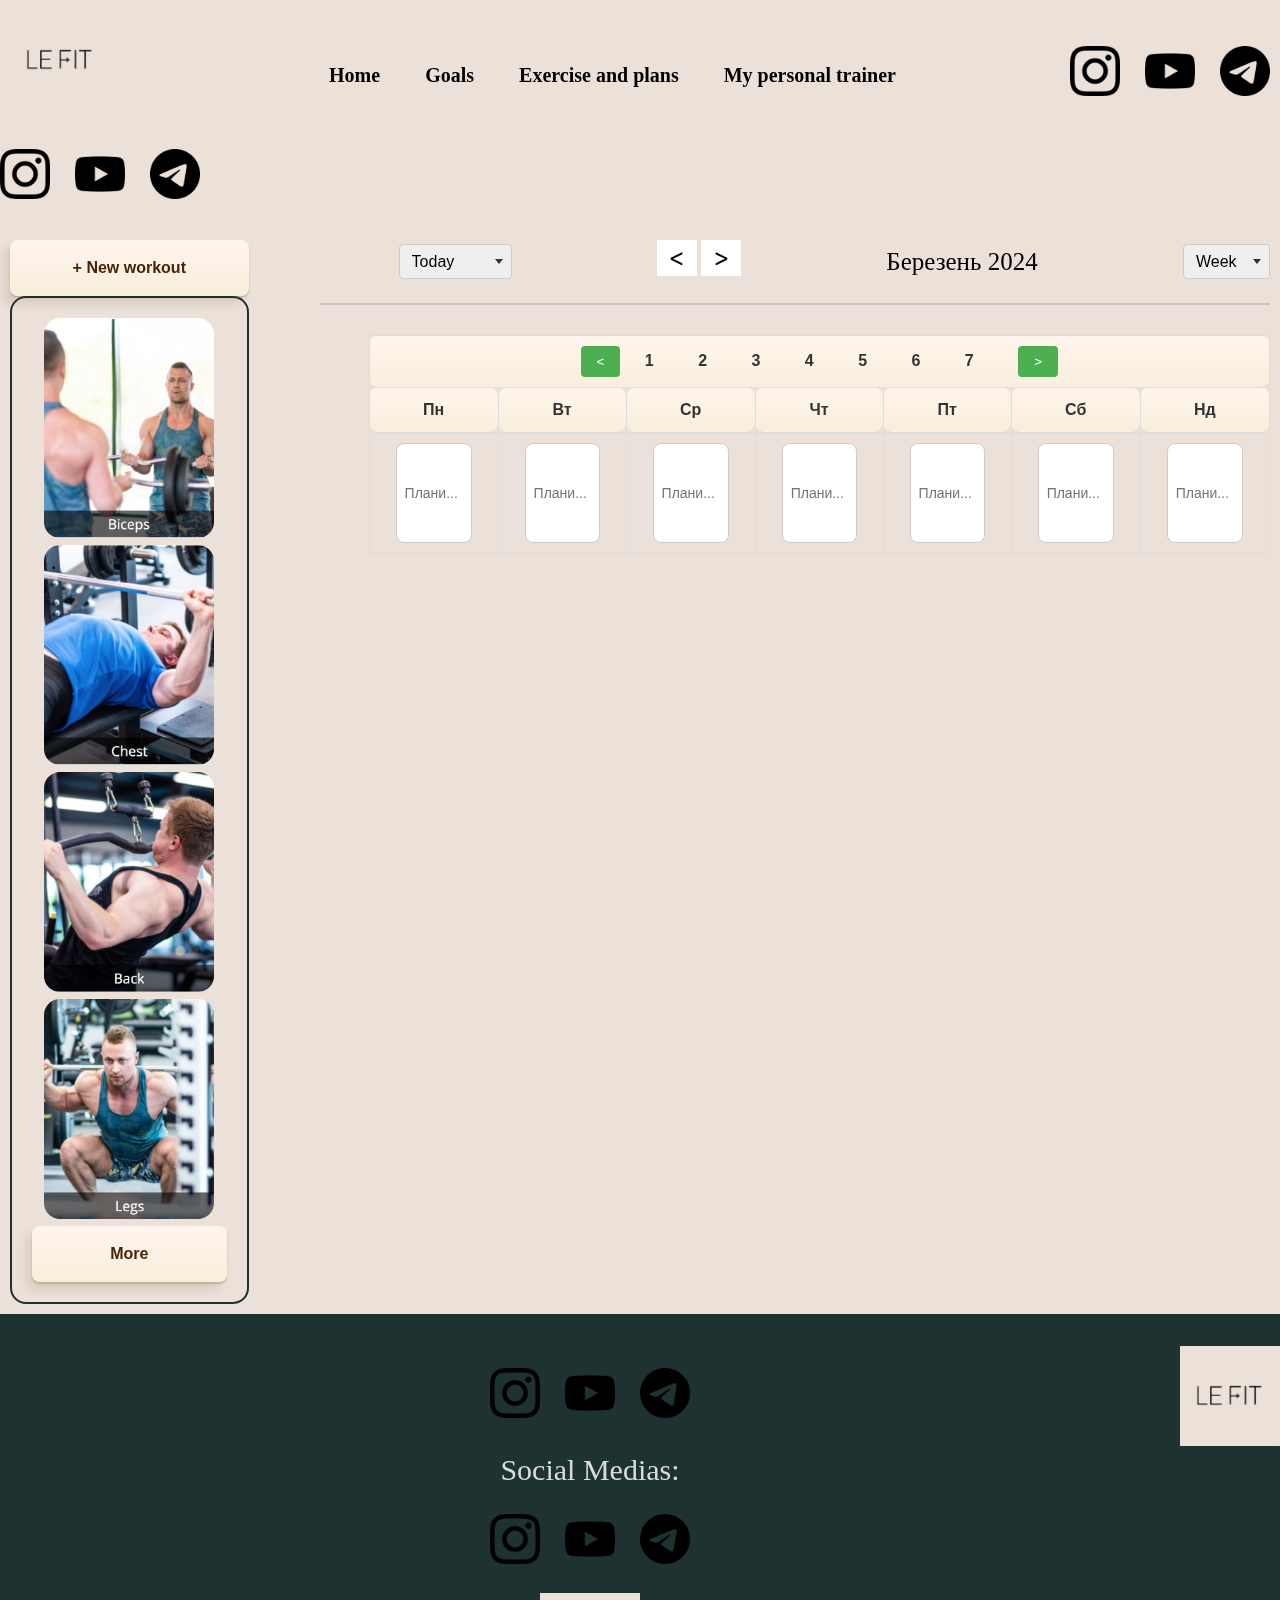
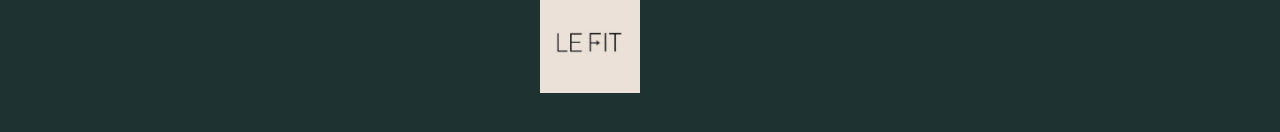
<file: pages/index.html>
<!DOCTYPE html>
<html lang="en">
  <head>
    <meta charset="UTF-8" />
    <meta name="viewport" content="width=device-width, initial-scale=1.0" />
    <title>Le Fit</title>
    <link rel="stylesheet" href="../css/index.css" />
    <link rel="stylesheet" href="../css/global.css" />
  </head>
  <body>
    <header class="header">
      <div class="header__container container">
        <a href="index.html"
          ><img src="images/logo.jpg" alt="Логотип" class="logo"
        /></a>

        <div class="menu">
          <ul class="menu__list">
            <li><a class="menu__link" href="index.html">Home</a></li>
            <li><a class="menu__link" href="goals.html">Goals</a></li>
            <li>
              <a class="menu__link" href="exercise-plans.html"
                >Exercise and plans</a
              >
            </li>
            <li>
              <a class="menu__link" href="my-personal-trainer.html"
                >My personal trainer</a
              >
            </li>
          </ul>
        </div>

        <div class="socialsMenu">
          <ul class="socialsMenu__list">
            <li>
              <a href="#"
                ><img
                  src="images/instagram.png"
                  alt="instagram"
                  class="socialsPhoto"
              /></a>
            </li>
            <li>
              <a href="#"
                ><img
                  src="images/you-tube.png"
                  alt="you-tube"
                  class="socialsPhoto"
              /></a>
            </li>
            <li>
              <a href="#"
                ><img
                  src="images/telegram.png"
                  alt="telegram"
                  class="socialsPhoto"
              /></a>
            </li>
          </ul>
        </div>
      </div>
      <div class="socialsMenu">
        <ul class="socialsMenu__list">
          <li><a href="#"><img src="images/instagram.png" alt="instagram" class="socialsPhoto"></a></li>
          <li><a href="#"><img src="images/you-tube.png" alt="you-tube" class="socialsPhoto"></a></li>
          <li><a href="#"><img src="images/telegram.png" alt="telegram" class="socialsPhoto"></a></li>
        </ul>
      </div>
      <br />

      <section>
        <div class="container_index container">
          <div class="container__workout">
            <button class="butn" role="button">+ New workout</button>
            <div class="workouts">
              <div class="photo-block">
                <div>
                  <a href=""><img src="images/biceps.jpg" alt="Photo 1" /></a>
                  <a href=""><img src="images/chest.jpg" alt="Photo 2" /></a>
                </div>
                <div>
                  <a href=""><img src="images/back.jpg" alt="Photo 3" /></a>
                  <a href=""><img src="images/legs.jpg" alt="Photo 4" /></a>
                </div>
              </div>
              <button class="butn butn1">More</button>
            </div>
          </div>

          <div class="workout-calendar-container">
            <div class="workout-controls">
              <form class="custom-form">
                <select class="custom-select">
                  <option value="today">Today</option>
                  <option value="tomorrow">Tomorrow</option>
                  <option value="yesterday">Yesterday</option>
                </select>
              </form>

              <div>
                <button class="arrows-button">
                  <img
                    src="images/right-arrow.jpg"
                    alt="Стрілка вліво"
                    class="mirrored-image arrows-image"
                  />
                </button>
                <button class="arrows-button">
                  <img
                    src="images/right-arrow.jpg"
                    alt="Стрілка вправо"
                    class="arrows-image"
                  />
                </button>
              </div>

              <p class="text">Березень 2024</p>

              <form class="custom-form">
                <select class="custom-select">
                  <option value="week">Week</option>
                  <option value="month">Month</option>
                  <option value="year">Year</option>
                </select>
              </form>
            </div>
            <div class="line__workout-controls"></div>
            <div class="calendar-container">
              <div class="calendar">
                <table>
                  <thead>
                    <tr>
                      <th colspan="7">
                        <button class="nav-button">&lt;</button>

                        1 2 3 4 5 6 7
                        <button class="nav-button">&gt;</button>
                      </th>
                    </tr>
                    <tr>
                      <th>Пн</th>

                      <th>Вт</th>
                      <th>Ср</th>
                      <th>Чт</th>
                      <th>Пт</th>
                      <th>Сб</th>
                      <th>Нд</th>
                    </tr>
                  </thead>
                  <tbody>
                    <tr>
                      <td><input type="text" placeholder="Плани..." /></td>
                      <td><input type="text" placeholder="Плани..." /></td>
                      <td><input type="text" placeholder="Плани..." /></td>
                      <td><input type="text" placeholder="Плани..." /></td>
                      <td><input type="text" placeholder="Плани..." /></td>
                      <td><input type="text" placeholder="Плани..." /></td>
                      <td><input type="text" placeholder="Плани..." /></td>
                    </tr>
                  </tbody>
                </table>
              </div>
            </div>
          </div>
        </div>
      </section>
    </main>

    <footer class="footer">
      <div class="footer__container">
        <div>
          <ul class="socialsMenu__list__footer">
            <li><a href="#"><img src="images/instagram.png" alt="instagram" class="socialsPhoto"></a></li>
            <li><a href="#"><img src="images/you-tube.png" alt="you-tube" class="socialsPhoto"></a></li>
            <li><a href="#"><img src="images/telegram.png" alt="telegram" class="socialsPhoto"></a></li>
          </ul>
        </div>
        <div>
          <p class="socialsMedias">Social Medias:</p>
          <div>
            <ul class="socialsMenu__list__footer">
              <li>
                <a href="#"
                  ><img
                    src="images/instagram.png"
                    alt="instagram"
                    class="socialsPhoto"
                /></a>
              </li>
              <li>
                <a href="#"
                  ><img
                    src="images/you-tube.png"
                    alt="you-tube"
                    class="socialsPhoto"
                /></a>
              </li>
              <li>
                <a href="#"
                  ><img
                    src="images/telegram.png"
                    alt="telegram"
                    class="socialsPhoto"
                /></a>
              </li>
            </ul>
          </div>
        </div>
        <a href="index.html"
          ><img src="images/logo.jpg" alt="Логотип" class="logo"
        /></a>
      </div>
      <a href="#"><img src="images/logo.jpg" alt="Логотип" class="logo"></a>
    </div>
  </footer>
</body>
</html>
</file>
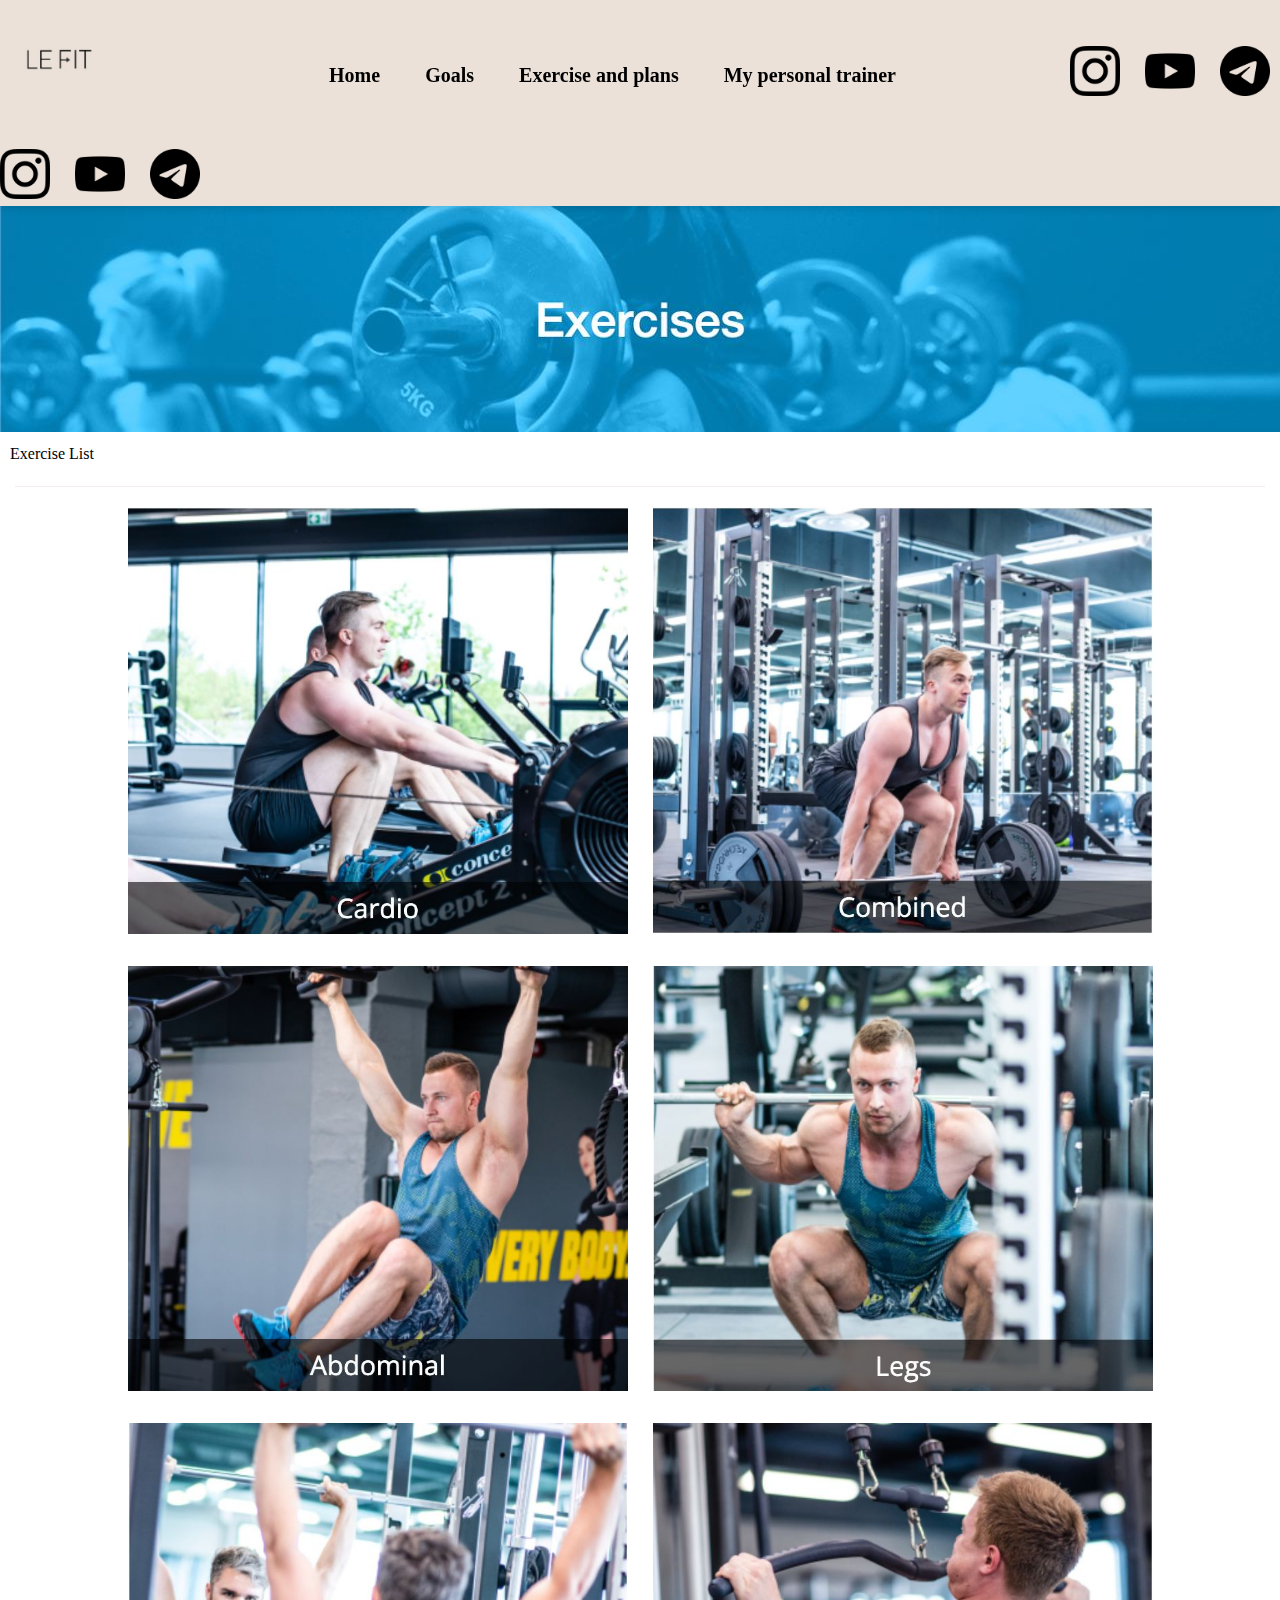
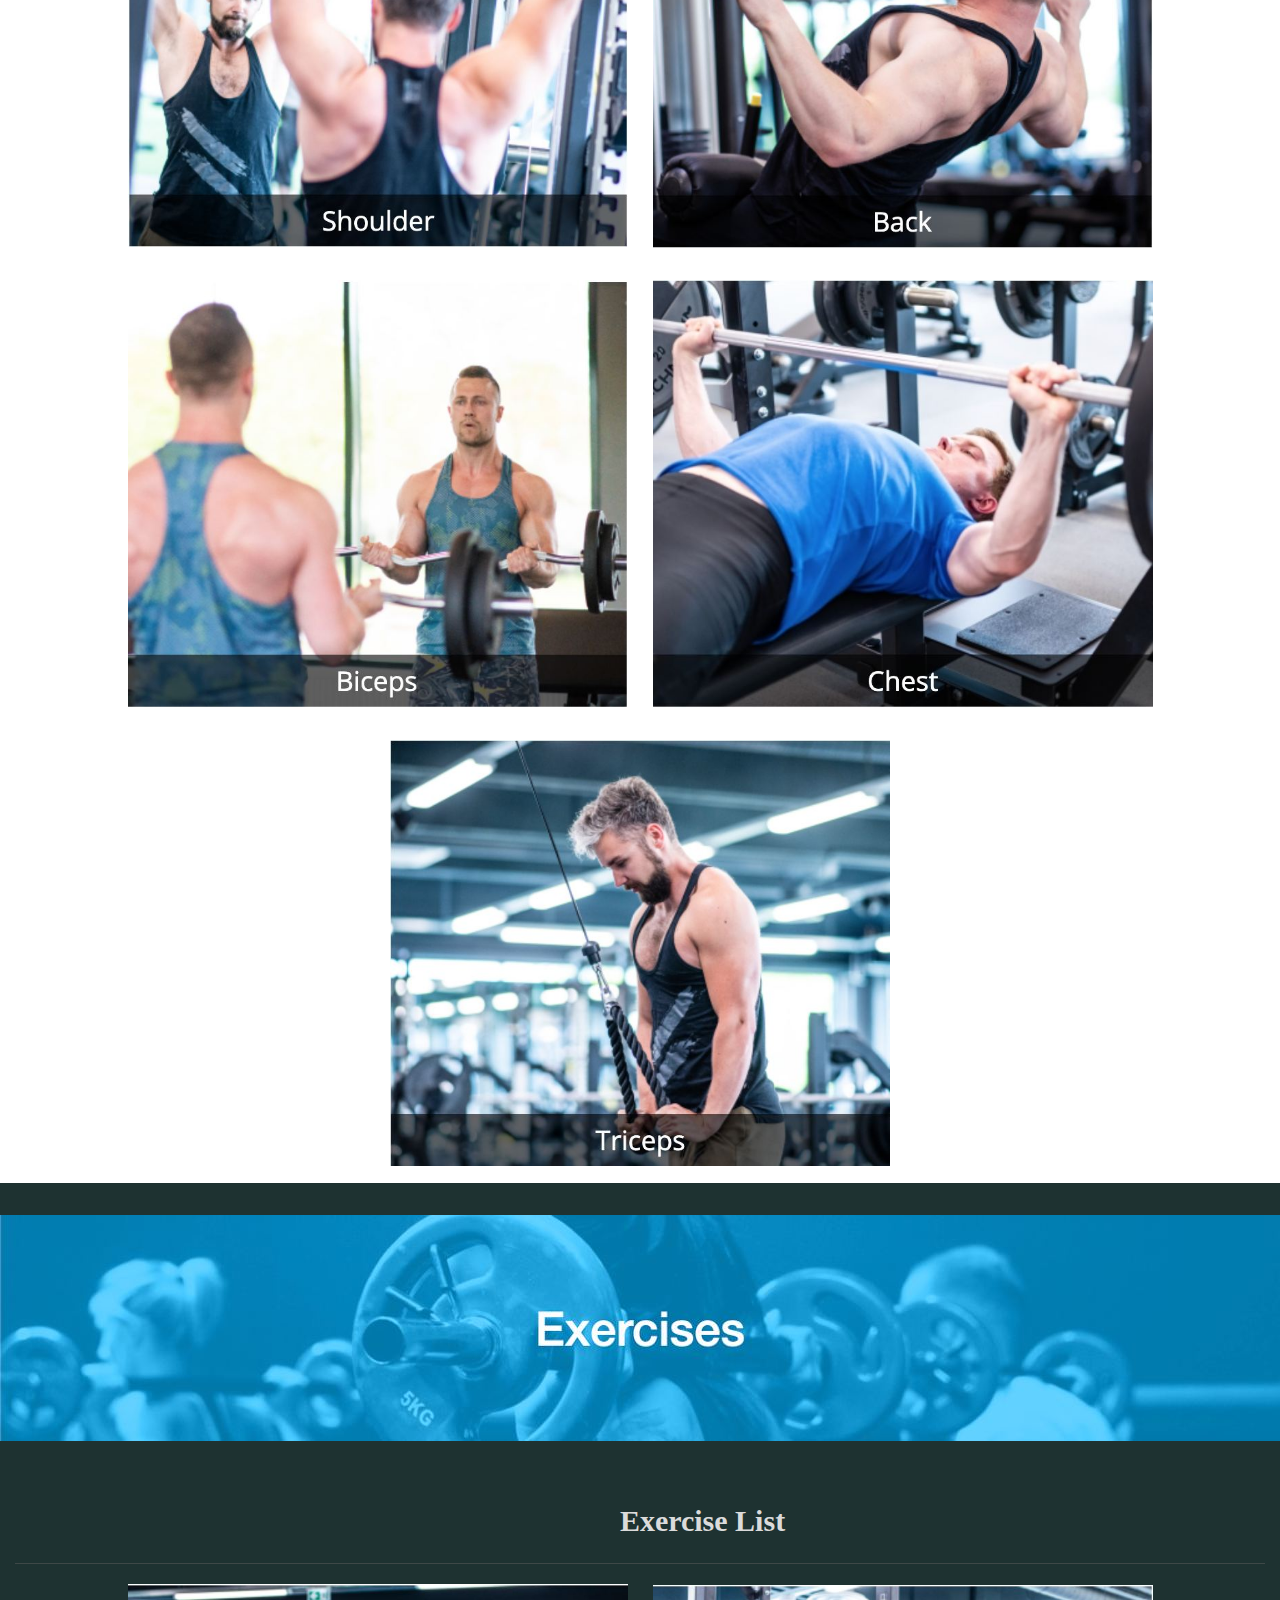
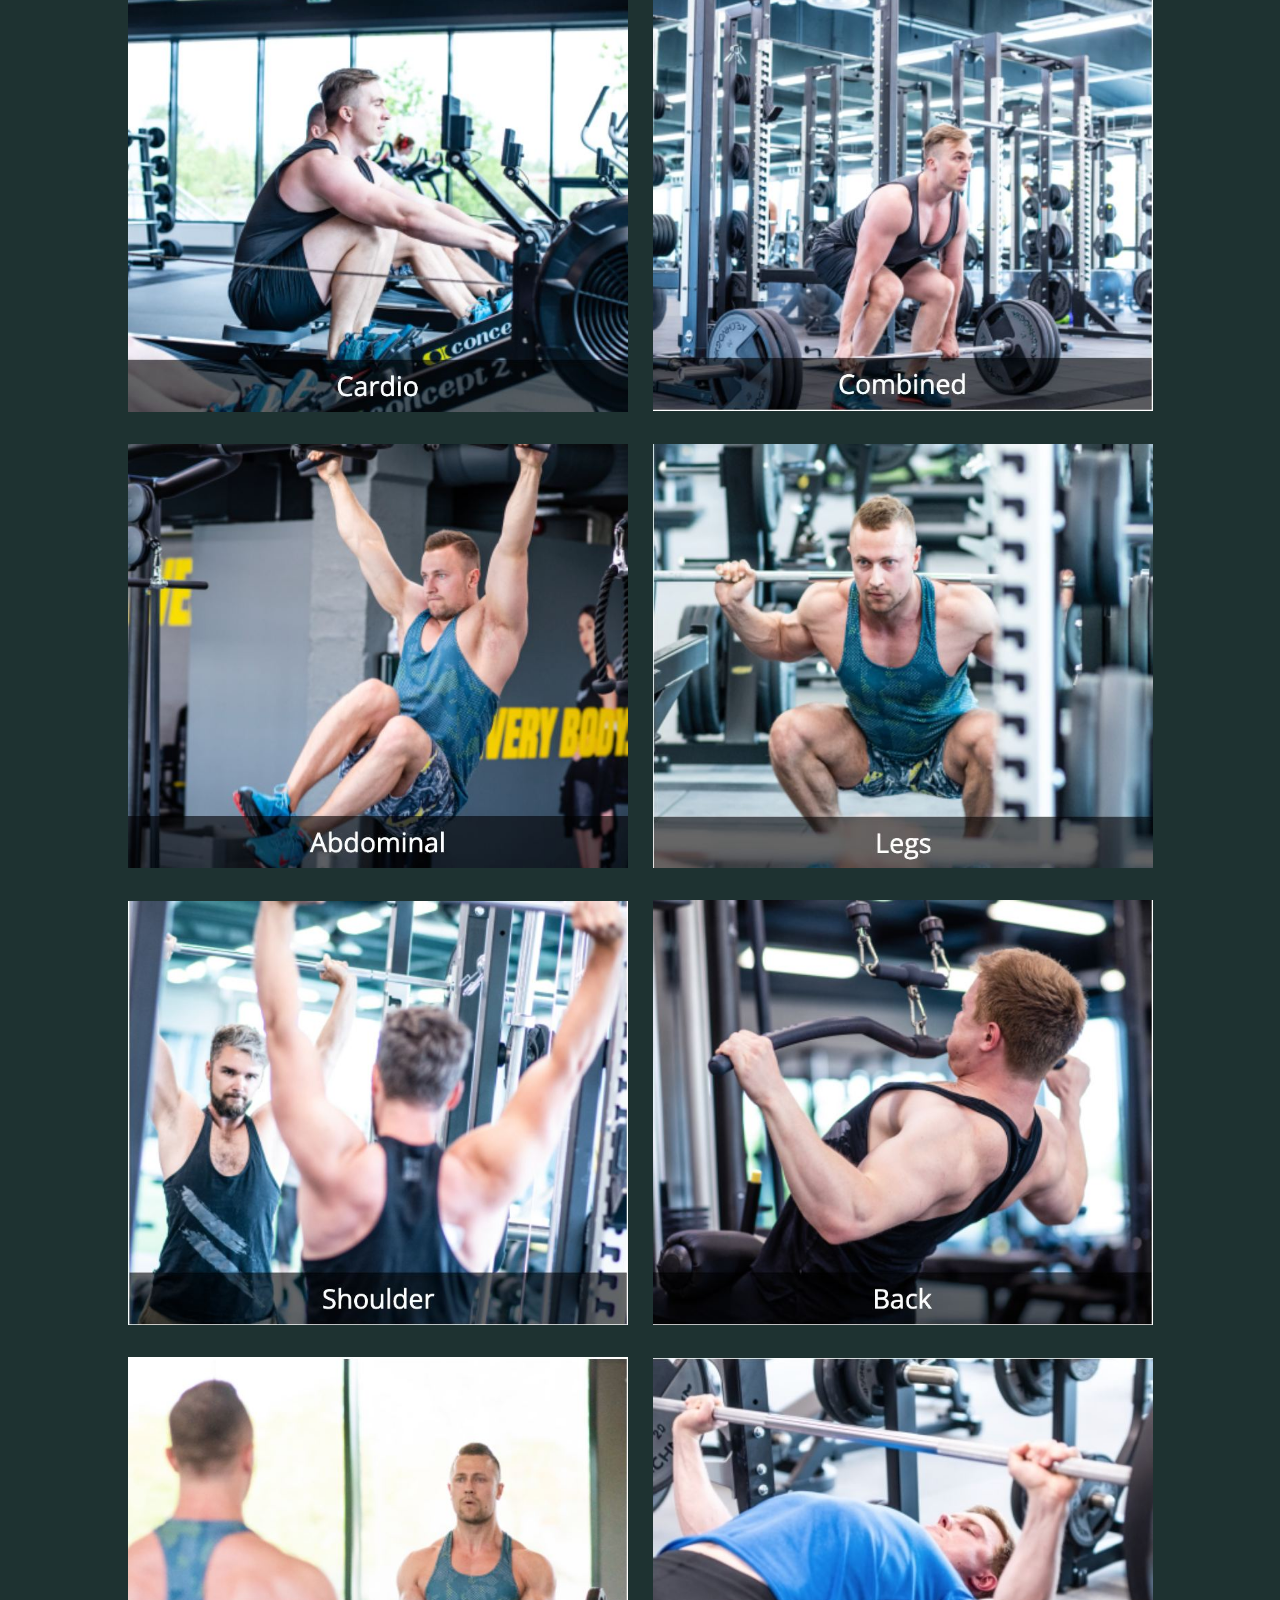
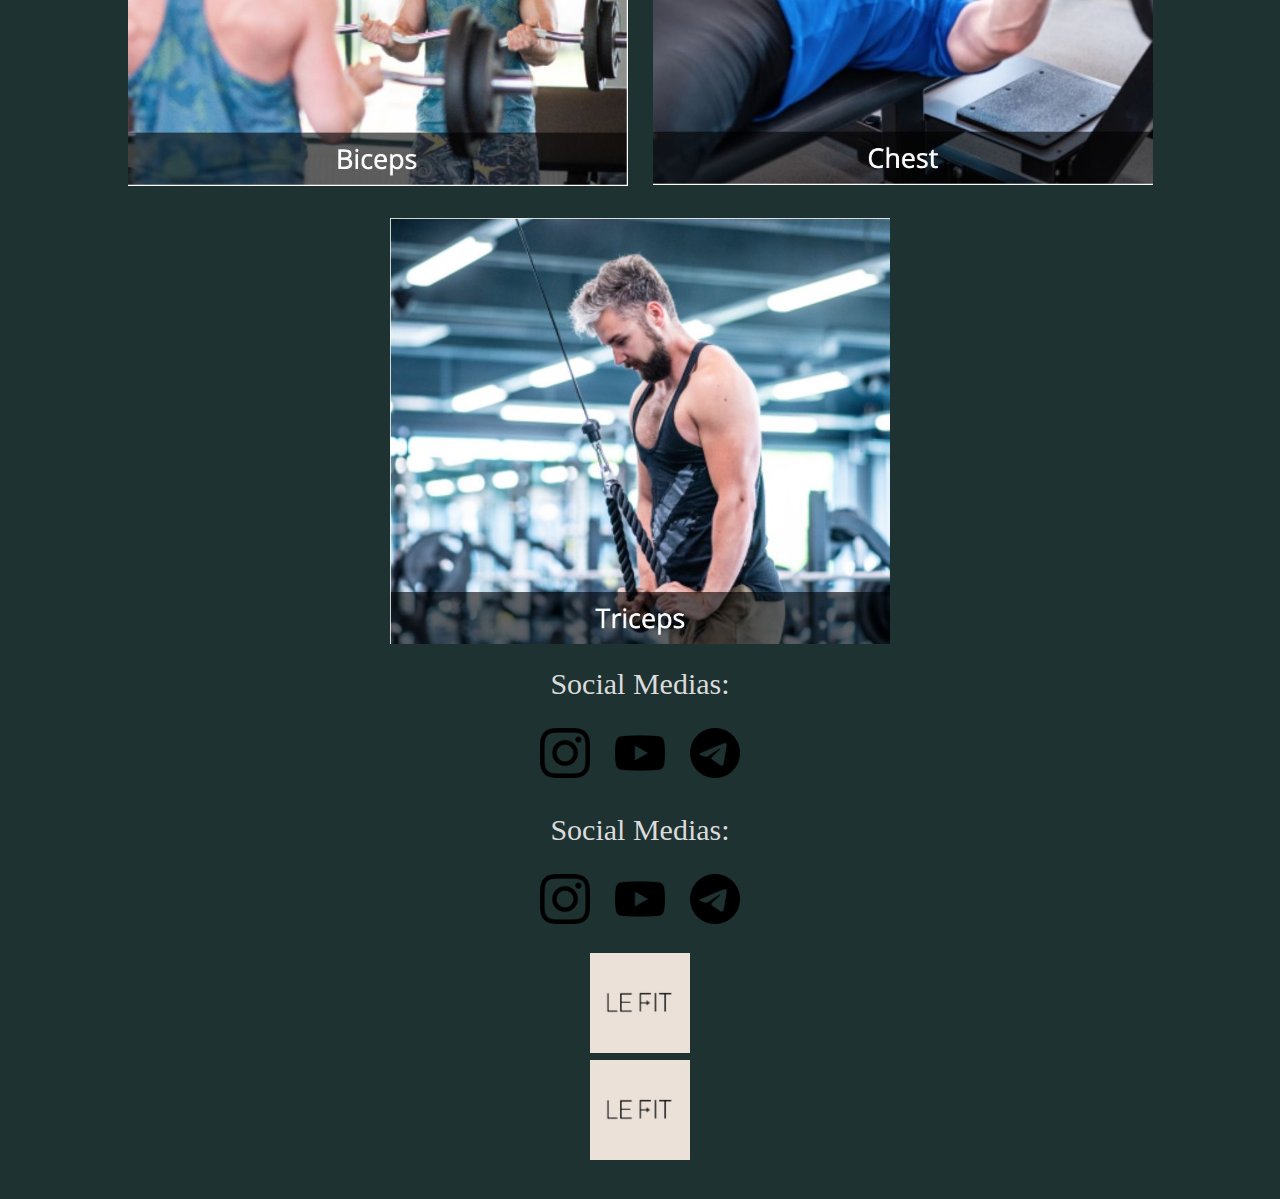
<file: pages/exercise-plans.html>
<!DOCTYPE html>
<html lang="en">
  <head>
    <meta charset="UTF-8" />
    <meta name="viewport" content="width=device-width, initial-scale=1.0" />
    <title>Exercise and plans</title>
    <link rel="stylesheet" href="../css/global.css" />
    <link rel="stylesheet" href="../css/exercise-plans.css" />
  </head>
  <body>
    <header class="header">
      <div class="header__container container">
        <a href="index.html"
          ><img src="images/logo.jpg" alt="Логотип" class="logo"
        /></a>

        <div class="menu">
          <ul class="menu__list">
            <li><a class="menu__link" href="index.html">Home</a></li>
            <li><a class="menu__link" href="goals.html">Goals</a></li>
            <li>
              <a class="menu__link" href="exercise-plans.html"
                >Exercise and plans</a
              >
            </li>
            <li>
              <a class="menu__link" href="my-personal-trainer.html"
                >My personal trainer</a
              >
            </li>
          </ul>
        </div>

        <div class="socialsMenu">
          <ul class="socialsMenu__list">
            <li>
              <a href="#"
                ><img
                  src="images/instagram.png"
                  alt="instagram"
                  class="socialsPhoto"
              /></a>
            </li>
            <li>
              <a href="#"
                ><img
                  src="images/you-tube.png"
                  alt="you-tube"
                  class="socialsPhoto"
              /></a>
            </li>
            <li>
              <a href="#"
                ><img
                  src="images/telegram.png"
                  alt="telegram"
                  class="socialsPhoto"
              /></a>
            </li>
          </ul>
        </div>
      </div>
      <div class="socialsMenu">
        <ul class="socialsMenu__list">
          <li><a href="#"><img src="images/instagram.png" alt="instagram" class="socialsPhoto"></a></li>
          <li><a href="#"><img src="images/you-tube.png" alt="you-tube" class="socialsPhoto"></a></li>
          <li><a href="#"><img src="images/telegram.png" alt="telegram" class="socialsPhoto"></a></li>
        </ul>
      </div>
    </div>
  </header>
  <main>
    <div class="main-container">
      <img class="exercise-image" src="images/exercises.jpg" alt="exercises">
    </div>
    <div class="container">
      <h2 class="title">Exercise List</h2>
      <div class="exercise-line"></div>
      <div class="exercise-container">
        <a href="#"><img src="images/cardio.jpg" alt="cardio"></a>
        <a href="#"><img src="images/combined.jpg" alt="combined"></a>
        <a href="#"><img src="images/abdominal.jpg" alt="abdominal"></a>
        <a href="#"><img src="images/legs.jpg" alt="legs"></a>
        <a href="#"><img src="images/shoulder.jpg" alt="shoulder"></a>
        <a href="#"><img src="images/back.jpg" alt="back"></a>
        <a href="#"><img src="images/biceps.jpg" alt="biceps"></a>
        <a href="#"><img src="images/chest.jpg" alt="chest"></a>
        <a href="#"><img src="images/triceps.jpg" alt="triceps"></a>
      </div>
    </div>
  </main>
  <footer class="footer">
    <div class="footer__container">
      <div>
        <div class="main-container">
          <img
            class="exercise-image"
            src="images/exercises.jpg"
            alt="exercises"
          />
        </div>
        <div class="container">
          <h2 class="title-exercise">Exercise List</h2>
          <div class="exercise-line"></div>
          <div class="exercise-container">
            <a href="#"><img src="images/cardio.jpg" alt="cardio" /></a>

            <a href="#"><img src="images/combined.jpg" alt="combined" /></a>

            <a href="#"><img src="images/abdominal.jpg" alt="abdominal" /></a>

            <a href="#"><img src="images/legs.jpg" alt="legs" /></a>

            <a href="#"><img src="images/shoulder.jpg" alt="shoulder" /></a>

            <a href="#"><img src="images/back.jpg" alt="back" /></a>

            <a href="#"><img src="images/biceps.jpg" alt="biceps" /></a>

            <a href="#"><img src="images/chest.jpg" alt="chest" /></a>

            <a href="#"><img src="images/triceps.jpg" alt="triceps" /></a>
          </div>
        </div>
      </div>
      <div>
        <p class="socialsMedias">Social Medias:</p>
        <div>
          <ul class="socialsMenu__list__footer">
            <li><a href="#"><img src="images/instagram.png" alt="instagram" class="socialsPhoto"></a></li>
            <li><a href="#"><img src="images/you-tube.png" alt="you-tube" class="socialsPhoto"></a></li>
            <li><a href="#"><img src="images/telegram.png" alt="telegram" class="socialsPhoto"></a></li>
          </ul>
        </div>
        <div>
          <p class="socialsMedias">Social Medias:</p>
          <div>
            <ul class="socialsMenu__list__footer">
              <li>
                <a href="#"
                  ><img
                    src="images/instagram.png"
                    alt="instagram"
                    class="socialsPhoto"
                /></a>
              </li>
              <li>
                <a href="#"
                  ><img
                    src="images/you-tube.png"
                    alt="you-tube"
                    class="socialsPhoto"
                /></a>
              </li>
              <li>
                <a href="#"
                  ><img
                    src="images/telegram.png"
                    alt="telegram"
                    class="socialsPhoto"
                /></a>
              </li>
            </ul>
          </div>
        </div>
        <a href="index.html"
          ><img src="images/logo.jpg" alt="Логотип" class="logo"
        /></a>
      </div>
      <a href="#"><img src="images/logo.jpg" alt="Логотип" class="logo"></a>
    </div>
  </footer>
</body>
</html>
</file>
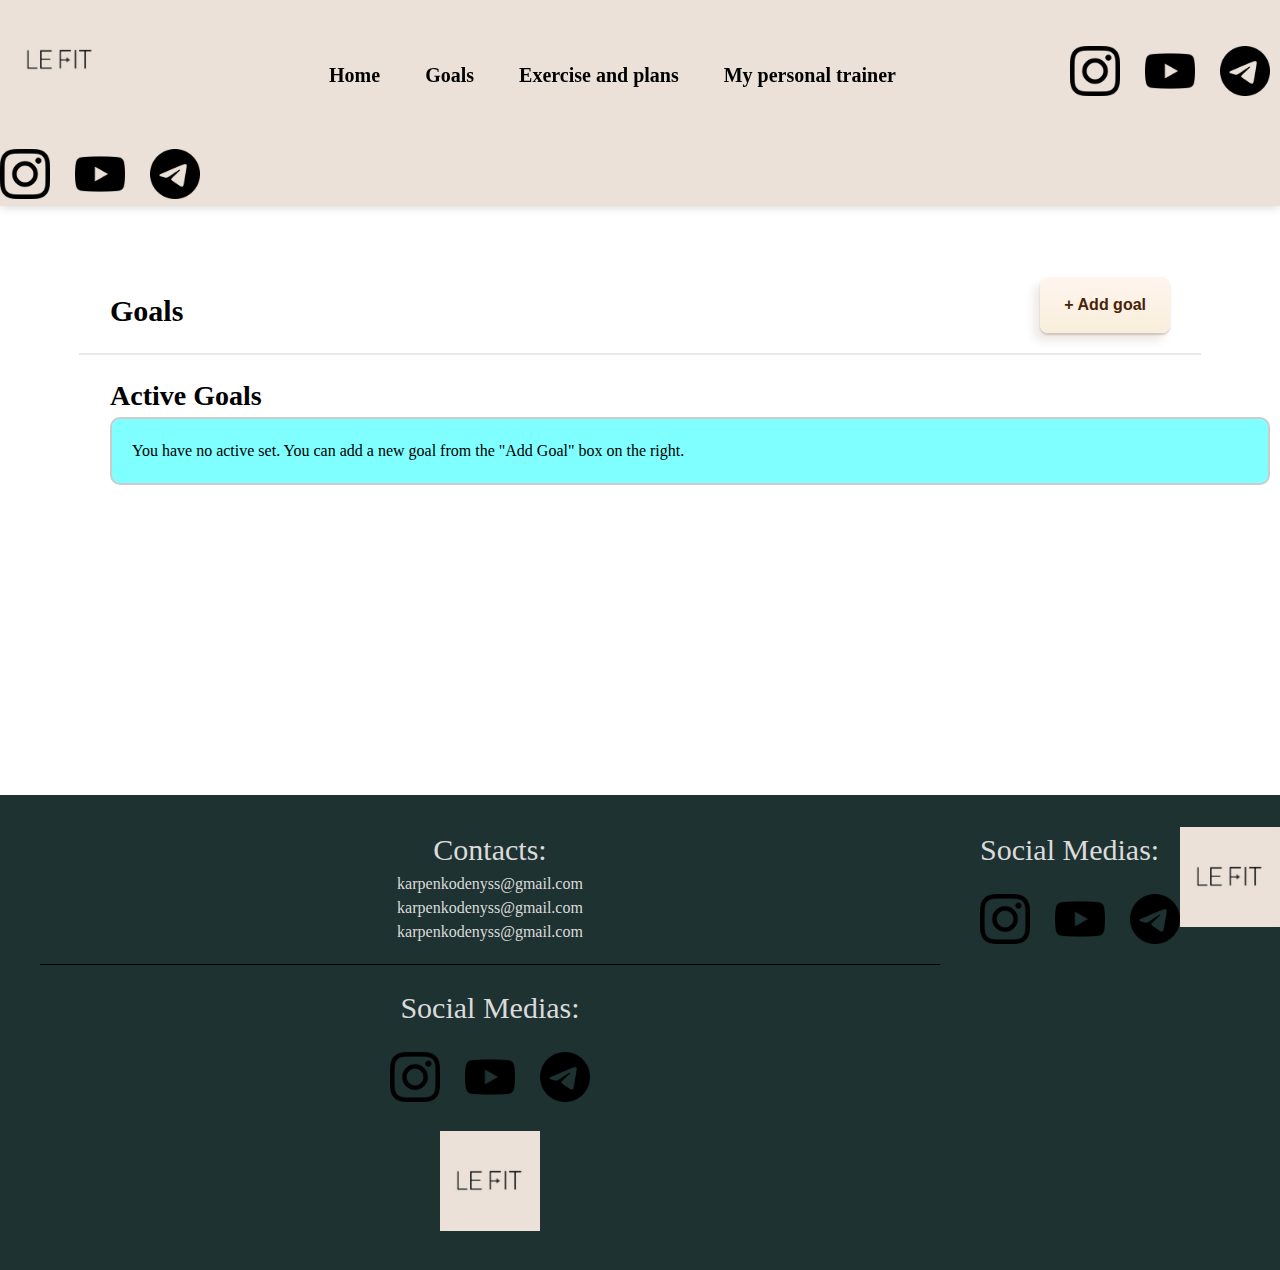
<file: pages/goals.html>
<!DOCTYPE html>
<html lang="en">
  <head>
    <meta charset="UTF-8" />
    <meta name="viewport" content="width=device-width, initial-scale=1.0" />
    <title>Goals</title>
    <link rel="stylesheet" href="../css/global.css" />
    <link rel="stylesheet" href="../css/goals.css" />
  </head>
  <body>
    <header class="header">
      <div class="header__container container">
        <a href="index.html"
          ><img src="images/logo.jpg" alt="Логотип" class="logo"
        /></a>

        <div class="menu">
          <ul class="menu__list">
            <li><a class="menu__link" href="index.html">Home</a></li>
            <li><a class="menu__link" href="goals.html">Goals</a></li>
            <li>
              <a class="menu__link" href="exercise-plans.html"
                >Exercise and plans</a
              >
            </li>
            <li>
              <a class="menu__link" href="my-personal-trainer.html"
                >My personal trainer</a
              >
            </li>
          </ul>
        </div>

        <div class="socialsMenu">
          <ul class="socialsMenu__list">
            <li>
              <a href="#"
                ><img
                  src="images/instagram.png"
                  alt="instagram"
                  class="socialsPhoto"
              /></a>
            </li>
            <li>
              <a href="#"
                ><img
                  src="images/you-tube.png"
                  alt="you-tube"
                  class="socialsPhoto"
              /></a>
            </li>
            <li>
              <a href="#"
                ><img
                  src="images/telegram.png"
                  alt="telegram"
                  class="socialsPhoto"
              /></a>
            </li>
          </ul>
        </div>
      </div>

      <div class="socialsMenu">
        <ul class="socialsMenu__list">
          <li>
            <a href="#">
              <img src="images/instagram.png" alt="instagram" class="socialsPhoto">
            </a>
          </li>
          <li>
            <a href="#">
              <img src="images/you-tube.png" alt="you-tube" class="socialsPhoto">
            </a>
          </li>
          <li>
            <a href="#">
              <img src="images/telegram.png" alt="telegram" class="socialsPhoto">
            </a>
          </li>
        </ul>
      </div>
    </div>
  </header>

  <main>
    <div class="container">
      <div class="title-goals-container">
        <h2 class="title">Goals</h2>
        <button class="butn">+ Add goal</button>
      </div>
      <div class="line-fot-goals"></div>

      <!--<div>
        
        <h3>Add Goal</h3>
        <form>
          <label for="exerciseName">Exercise Name:</label>
          <input
            type="text"
            id="exerciseName"
            name="Exercise name"
            placeholder="Enter exercise name"
          />
          <label for="weight">Weight:</label>
          <input
            type="number"
            id="weight"
            name="Weight"
            placeholder="Enter weight"
          />
          <label for="date">Date:</label>
          <input type="date" id="date" name="Date" placeholder="Enter Date" />
          <button type="submit">Submit</button>
          <button type="button">Close</button>
        </form>
      </div> !-->

      <div class="goals-container">
        <h2 class="text-decoration">Active Goals</h2>
        <div class="active-goals-status">
          <p>
            You have no active set. You can add a new goal from the "Add Goal"
            box on the right.
          </p>
        </div>
      </div>
    </div>
  </main>

    <footer class="footer">
      <div class="footer__container">
        <div>
          <h2 class="contact">Contacts:</h2>
          <ul class="contact__menu">
            <li>karpenkodenyss@gmail.com</li>
            <li>karpenkodenyss@gmail.com</li>
            <li>karpenkodenyss@gmail.com</li>
          </ul>
          <div class="line"></div>
        </div>
        <div>
          <p class="socialsMedias">Social Medias:</p>
          <div>
            <ul class="socialsMenu__list__footer">
              <li>
                <a href="#"
                  ><img
                    src="images/instagram.png"
                    alt="instagram"
                    class="socialsPhoto"
                /></a>
              </li>
              <li>
                <a href="#"
                  ><img
                    src="images/you-tube.png"
                    alt="you-tube"
                    class="socialsPhoto"
                /></a>
              </li>
              <li>
                <a href="#"
                  ><img
                    src="images/telegram.png"
                    alt="telegram"
                    class="socialsPhoto"
                /></a>
              </li>
            </ul>
          </div>
        </div>
        <a href="index.html"
          ><img src="images/logo.jpg" alt="Логотип" class="logo"
        /></a>
      </div>
      <div>
        <p class="socialsMedias">Social Medias:</p>
        <div>
          <ul class="socialsMenu__list__footer">
            <li>
              <a href="#">
                <img src="images/instagram.png" alt="instagram" class="socialsPhoto">
              </a>
            </li>
            <li>
              <a href="#">
                <img src="images/you-tube.png" alt="you-tube" class="socialsPhoto">
              </a>
            </li>
            <li>
              <a href="#">
                <img src="images/telegram.png" alt="telegram" class="socialsPhoto">
              </a>
            </li>
          </ul>
        </div>
      </div>
      <a href="#"><img src="images/logo.jpg" alt="Логотип" class="logo"></a>
    </div>
  </footer>
</body>
</html>
</file>
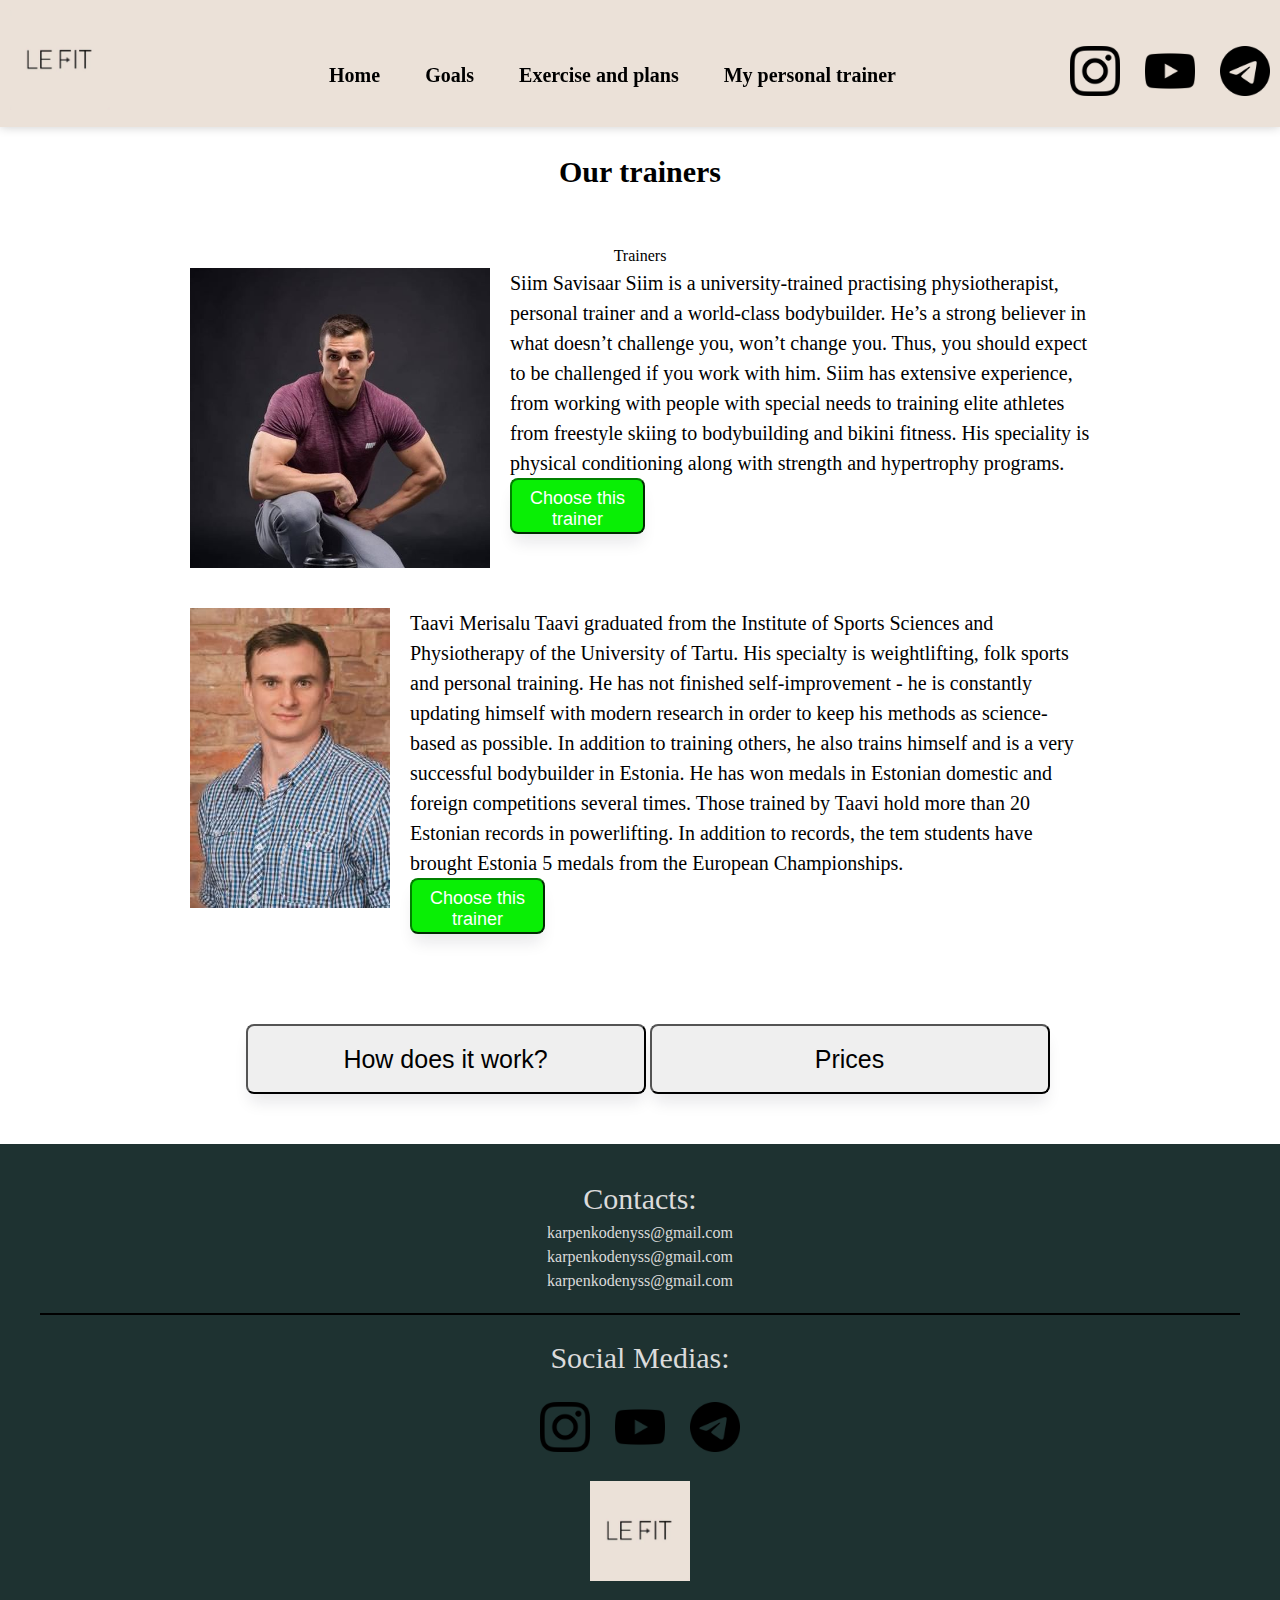
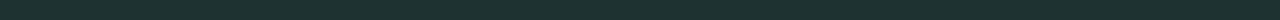
<file: pages/my-personal-trainer.html>
<!DOCTYPE html>
<html lang="en">
  <head>
    <meta charset="UTF-8" />
    <meta name="viewport" content="width=device-width, initial-scale=1.0" />
    <title>My Personal Trainer</title>
    <link rel="stylesheet" href="../css/global.css" />
    <link rel="stylesheet" href="../css/my-personal-trainer.css" />
  </head>
  <body>
    <header class="header">
      <div class="header__container container">
        <a href="index.html"
          ><img src="images/logo.jpg" alt="Логотип" class="logo"
        /></a>

        <div class="menu">
          <ul class="menu__list">
            <li><a class="menu__link" href="index.html">Home</a></li>
            <li><a class="menu__link" href="goals.html">Goals</a></li>
            <li>
              <a class="menu__link" href="exercise-plans.html"
                >Exercise and plans</a
              >
            </li>
            <li>
              <a class="menu__link" href="my-personal-trainer.html"
                >My personal trainer</a
              >
            </li>
          </ul>
        </div>

        <div class="socialsMenu">
          <ul class="socialsMenu__list">
            <li>
              <a href="#"
                ><img
                  src="images/instagram.png"
                  alt="instagram"
                  class="socialsPhoto"
              /></a>
            </li>
            <li>
              <a href="#"
                ><img
                  src="images/you-tube.png"
                  alt="you-tube"
                  class="socialsPhoto"
              /></a>
            </li>
            <li>
              <a href="#"
                ><img
                  src="images/telegram.png"
                  alt="telegram"
                  class="socialsPhoto"
              /></a>
            </li>
          </ul>
        </div>
      </div>
    </header>

    <main>
      <div class="container-of-information">
        <h1 class="title">Our trainers</h1>

        <section class="trainers-container">
          <h2 class="section-heading">Trainers</h2>
          <div class="trainer-info">
            <img
              class="trainer-photo"
              src="images/trainer.jpg"
              alt="Trainer Image"
            />
            <div class="trainer-biography">
              <p>
                Siim Savisaar Siim is a university-trained practising
                physiotherapist, personal trainer and a world-class bodybuilder.
                He’s a strong believer in what doesn’t challenge you, won’t
                change you. Thus, you should expect to be challenged if you work
                with him. Siim has extensive experience, from working with
                people with special needs to training elite athletes from
                freestyle skiing to bodybuilding and bikini fitness. His
                speciality is physical conditioning along with strength and
                hypertrophy programs.
              </p>

              <button class="choose-trainer">Choose this trainer</button>
            </div>
          </div>

          <div class="trainer-info">
            <img
              class="trainer-photo"
              src="images/second-trainer.jpg"
              alt="Trainer Image"
            />
            <div class="trainer-biography">
              <p>
                Taavi Merisalu Taavi graduated from the Institute of Sports
                Sciences and Physiotherapy of the University of Tartu. His
                specialty is weightlifting, folk sports and personal training.
                He has not finished self-improvement - he is constantly updating
                himself with modern research in order to keep his methods as
                science-based as possible. In addition to training others, he
                also trains himself and is a very successful bodybuilder in
                Estonia. He has won medals in Estonian domestic and foreign
                competitions several times. Those trained by Taavi hold more
                than 20 Estonian records in powerlifting. In addition to
                records, the tem students have brought Estonia 5 medals from the
                European Championships.
              </p>

              <button class="choose-trainer">Choose this trainer</button>
            </div>
          </div>
          <div class="button-container">
            <button class="button_button-container">How does it work?</button>
            <button class="button_button-container">Prices</button>
          </div>
        </section>
      </div>
    </main>

    <footer>
      <div class="footer">
        <div class="footer__container">
          <div>
            <h2 class="contact">Contacts:</h2>
            <ul class="contact__menu">
              <li>karpenkodenyss@gmail.com</li>
              <li>karpenkodenyss@gmail.com</li>
              <li>karpenkodenyss@gmail.com</li>
            </ul>
            <div class="line"></div>
          </div>
          <div>
            <p class="socialsMedias">Social Medias:</p>
            <div>
              <ul class="socialsMenu__list__footer">
                <li>
                  <a href="#"
                    ><img
                      src="images/instagram.png"
                      alt="instagram"
                      class="socialsPhoto"
                  /></a>
                </li>
                <li>
                  <a href="#"
                    ><img
                      src="images/you-tube.png"
                      alt="you-tube"
                      class="socialsPhoto"
                  /></a>
                </li>
                <li>
                  <a href="#"
                    ><img
                      src="images/telegram.png"
                      alt="telegram"
                      class="socialsPhoto"
                  /></a>
                </li>
              </ul>
            </div>
          </div>
          <a href="index.html"
            ><img src="images/logo.jpg" alt="Логотип" class="logo"
          /></a>
        </div>
      </div>
    </footer>
  </body>
</html>
</file>
<file: css/index.css>
.container_index {
  display: flex;
}

.workout-calendar-container {
  max-width: 1100px;
}

.container__workout {
  display: flex;
  flex-direction: column;
}

.mainImage {
  display: flex;
  justify-content: center;
}

.mainImage img {
  border-radius: 20px;
}

.workout-controls {
  display: flex;
  justify-content: space-between;
  align-items: center;
  padding-left: 150px;
  padding-bottom: 20px;
}

.line__workout-controls {
  height: 1.5px;
  background: rgb(202, 194, 194);
  max-width: 950px;
  margin-left: auto;
}

.butn1 {
  width: 100%;
  display: inline-flex;
  justify-content: center;
  align-items: center;
}

.workouts {
  border: 2px solid #1e3231;
  padding: 20px;
  border-radius: 16px;
}

.mirrored-image {
  transform: scaleX(-1);
}

.photo-block {
  max-width: 350px;
  grid-template-columns: repeat(2, 1fr);
  gap: 10px;
}
.photo-block img {
  object-fit: cover;
  width: 170px;
  height: 220px;
  border-radius: 16px;
}

.custom-form {
  display: inline-block;
}

.custom-select {
  padding: 8px 28px 8px 12px;
  font-size: 16px;
  border: 1px solid #ccc;
  border-radius: 4px;
  appearance: none;
  background-image: url('data:image/svg+xml;utf8,<svg xmlns="http://www.w3.org/2000/svg" width="12" height="8" viewBox="0 0 12 8"><path fill="%23333" d="M6 8L0 0h12z"/></svg>');
  background-repeat: no-repeat;
  background-position: right 8px center;
  background-size: 8px;
  cursor: pointer;
}

.custom-select:hover {
  border-color: #aaa;
}

.custom-select:focus {
  border-color: #555;
}

.arrows-button {
  width: 40px;
  background: none;
  border: none;
  padding: 0;
  cursor: pointer;
}

.arrows-image {
  width: 40px;
}

.radio-icon {
  display: block;
  width: 40px;
  height: 40px;
}

.calendar-container {
  padding-top: 10px;
  display: flex;
  margin-left: 120px;
}

.calendar {
  font-family: Arial, sans-serif;
  border-collapse: collapse;
  margin: 20px auto;
}

.calendar table {
  width: 100%;
}

.calendar th,
.calendar td {
  border: 1px solid #ddd;
  padding: 10px;
  text-align: center;
  border-radius: 10px;
}

.calendar th {
  background-image: linear-gradient(to bottom, #fff5ee, #f8eedb);
  font-weight: bold;
  color: #333;
}

.calendar input[type="text"] {
  width: calc(100% - 32px);
  height: 100px;
  box-sizing: border-box;
  padding: 8px;
  border: 1px solid #ccc;
  border-radius: 8px;
  font-size: 14px;
  word-wrap: break-word;
}

.calendar td:hover {
  background-color: #f9f9f9;
}

.calendar button {
  padding: 8px 16px;
  background-color: #4caf50;
  color: white;
  border: none;
  border-radius: 4px;
  cursor: pointer;
}

.calendar th[colspan="7"] {
  letter-spacing: 20px;
}

.text {
  font-size: 25px;
}

@media (max-width: 1550px) {
  .workouts {
    text-align: center;
  }
}

@media (max-width: 1170px) {
  .calendar-container {
    margin-left: 20px;
  }
}

@media (max-width: 1250px) {
  .workout-controls {
    padding-left: 100px;
  }
}

@media (max-width: 810px) {
  .container_index {
    flex-direction: column;
    align-items: center;
  }

  .container__workout {
    margin: 50px;
  }

  .container__workout {
    max-width: 400px;
  }
}

@media (max-width: 570px) {
  .mainImage {
    display: none;
  }

  .workout-controls {
    padding-left: 10px;
  }

  .calendar-container {
    margin-left: 0;
  }
}
</file>
<file: css/global.css>
html,
body,
div,
span,
applet,
object,
iframe,
h1,
h2,
h3,
h4,
h5,
h6,
p,
blockquote,
pre,
a,
abbr,
acronym,
address,
big,
cite,
code,
del,
dfn,
em,
img,
ins,
kbd,
q,
s,
samp,
small,
strike,
strong,
sub,
sup,
tt,
var,
b,
u,
i,
center,
dl,
dt,
dd,
ol,
ul,
li,
fieldset,
form,
label,
legend,
table,
caption,
tbody,
tfoot,
thead,
tr,
th,
td,
article,
aside,
canvas,
details,
embed,
figure,
figcaption,
footer,
header,
hgroup,
menu,
nav,
output,
ruby,
section,
summary,
time,
mark,
audio,
video {
  margin: 0;
  padding: 0;
  border: 0;
  font-size: 100%;
  font: inherit;
  vertical-align: baseline;
}

/* HTML5 display-role reset for older browsers */
article,
aside,
details,
figcaption,
figure,
footer,
header,
hgroup,
menu,
nav,
section {
  display: block;
}

body {
  line-height: 1.5;
}

ol,
ul {
  list-style: none;
}

blockquote,
q {
  quotes: none;
}

blockquote:before,
blockquote:after,
q:before,
q:after {
  content: "";
  content: none;
}

table {
  border-collapse: collapse;
  border-spacing: 0;
}

.butn {
  background-color: transparent;
  background-image: linear-gradient(to bottom, #fff5ee, #f8eedb);
  border: 0 solid #e5e7eb;
  border-radius: 0.5rem;
  color: #482307;
  cursor: pointer;
  font-size: 100%;
  font-weight: 700;
  line-height: 24px;
  padding: 1rem 1.5rem;
  transition: all 0.1s cubic-bezier(0.4, 0, 0.2, 1);
  box-shadow: -6px 8px 10px rgba(81, 41, 10, 0.1),
    0px 2px 2px rgba(81, 41, 10, 0.2);
}

.butn:active {
  background-color: #f3f4f6;
  box-shadow: -1px 2px 5px rgba(81, 41, 10, 0.15),
    0px 1px 1px rgba(81, 41, 10, 0.15);
  transform: translateY(0.125rem);
}

.butn:focus {
  box-shadow: rgba(72, 35, 7, 0.46) 0 0 0 4px,
    -6px 8px 10px rgba(81, 41, 10, 0.1), 0px 2px 2px rgba(81, 41, 10, 0.2);
}

/* global styles */

body {
  font-family: "Montserrat";
  display: flex;
  flex-direction: column;
  min-height: 100vh;
}

.header {
  background-color: rgba(235, 225, 216, 255);
  position: sticky;
  top: 0;
  left: 0;
  right: 0;
  box-shadow: 0 0 10px #0003;
  z-index: 2;
}

.header__container {
  display: flex;
  align-items: center;
  justify-content: space-between;
}

.container {
  max-width: 1500px;
  margin: 0 auto;
  padding: 10px;
}

.logo {
  width: 100px;
  height: 100px;
}

.menu {
  font-weight: 600;
  font-size: 20px;
  margin-left: 200px;
  text-wrap: nowrap;
}

.menu__list {
  display: flex;
  margin-top: 22px;
  margin-left: 200px;
  margin-left: 0;
  list-style-type: none;
}

.menu__link {
  text-decoration: none;
  margin-left: 45px;
  color: black;
}

.menu__link:hover {
  text-decoration: underline;
}

.socialsPhoto {
  width: 50px;
  height: 50px;
  transition: transform 0.3s ease;
}

.socialsPhoto:hover {
  transform: translateY(-5px);
}

.socialsMenu {
  margin-left: 200px;
}

.socialsMenu__list {
  display: flex;
  margin-top: 22px;
  list-style-type: none;
  gap: 25px;
}

.footer {
  display: flex;
  background-color: #1e3231;
  color: #dbdbdb;
  padding-top: 32px;
  padding-bottom: 32px;
  margin-top: auto;
}

.footer__container {
  text-align: center;
  flex: 1;
}

.contact,
.socialsMedias {
  font-size: 30px;
}

.line {
  height: 1.5px;
  background: black;
  margin-top: 10px;
  width: calc(100% - 5em);
  margin: 20px auto;
}

.socialsMenu__list__footer {
  display: flex;
  justify-content: center;
  margin: 22px 0;
  list-style-type: none;
  gap: 25px;
}

@media (max-width: 1350px) {
  .socialsMenu {
    margin-left: auto;
  }

  .menu {
    margin-left: auto;
  }
}

@media (max-width: 1050px) {
  .menu__list {
    flex-wrap: wrap;
  }
  .menu__list li {
    width: 50%;
  }
}

@media (max-width: 780px) {
  .socialsPhoto {
    width: 30px;
    height: 30px;
  }

  .menu__link {
    font-size: 15px;
  }
}

@media (max-width: 650px) {
  .menu__link {
    margin-left: auto;
  }
}

@media (max-width: 540px) {
  .socialsMenu__list {
    gap: 5px;
  }

  .logo {
    width: 80px;
    height: 80px;
  }

  .menu__list {
    margin-top: 5px;
  }
}

@media (max-width: 500px) {
  .menu__link {
    font-size: 12px;
  }

  .socialsPhoto {
    width: 20px;
    height: 20px;
  }
}

@media (max-width: 400px) {
  .socialsMenu {
    display: none;
  }
}

@media (max-width: 300px) {
  .logo {
    width: 70px;
    height: 70px;
  }

  .menu__link {
    font-size: 10px;
  }
}
</file>
<file: css/exercise-plans.css>
.main-container {
  width: 100%;
  height: 100%;
  display: flex;
  justify-content: center;
  align-items: center;
}

.exercise-image {
  max-height: 100%;
}

.title-exercise {
  font-size: 30px;
  font-weight: 600;
  margin-left: 100px;
  margin-top: 22px;
  padding-top: 25px;
  padding-left: 25px;
}

.exercise-container {
  display: flex;
  flex-wrap: wrap;
  justify-content: center;
  align-items: center;
  row-gap: 25px;
  column-gap: 25px;
}

.exercise-container img {
  width: 500px;
  height: auto;
}

.exercise-line {
  height: 1px;
  background: rgba(189, 161, 161, 0.2);
  margin-top: 10px;
  width: 1250px;
  margin: 20px auto;
}

@media (max-width: 790px) {
  .title-exercise {
    padding-left: 0;
    margin-left: 5px;
  }
}

@media (max-width: 570px) {
  .exercise-container img {
    width: 350px;
  }
}

@media (max-width: 410px) {
  .exercise-container img {
    width: 300px;
  }
}
</file>
<file: css/goals.css>
.title-goals-container {
  display: flex;
  justify-content: space-between;
  align-items: end;
  padding: 50px 100px 0px;
}

.title {
  font-size: 30px;
  font-weight: 600;
  margin-left: 0;
  margin-top: 22px;
}

.line-fot-goals {
  height: 1.5px;
  background: rgba(56, 48, 48, 0.1);
  margin-top: 10px;
  width: 89%;
  margin: 20px auto;
}

.addGoals {
  border-radius: 8px;
  padding: 8px 10px;
  width: 135px;
  height: 56px;
  box-shadow: 0 12px 16px -4px rgba(16, 24, 40, 0.1);
  background: rgb(9, 239, 5);
  border-color: green;
}

.addGoals:hover {
  position: relative;
  top: -4px;
  cursor: pointer;
}

button.addGoals {
  font-size: 18px;
  color: white;
}

.goals-container {
  display: flex;
  flex-direction: column;
  margin-left: 100px;
  max-width: 1300px;
  padding-bottom: 300px;
}

.text-decoration {
  font-size: 28px;
  font-weight: 600;
}

.active-goals-status {
  background-color: rgba(0, 255, 255, 0.5);
  border: 2px solid #ccc;
  padding: 20px;
  border-radius: 10px;
}

@media (max-width: 750px) {
  .title-goals-container {
    padding: 10px 10px;
  }

  .goals-container {
    margin-left: 20px;
  }
}
</file>
<file: css/my-personal-trainer.css>
.container-of-information {
  text-align: center;
}

.title {
  font-size: 30px;
  font-weight: 600;
  margin-top: 22px;
}

.trainer-info {
  max-width: 900px;
  margin: 0 auto;
  display: flex;
  text-align: left;
  margin-bottom: 40px;
}

.trainer-photo {
  width: auto;
  height: 300px;
}

.trainer-biography {
  margin-left: 20px;
  flex: 1;
}

.trainer-biography > p {
  font-size: 20px;
}

.choose-trainer {
  border-radius: 8px;
  padding: 8px 10px;
  width: 135px;
  height: 56px;
  box-shadow: 0 12px 16px -4px rgba(16, 24, 40, 0.1);
  background: rgb(9, 239, 5);
  border-color: green;
}

.choose-trainer:hover {
  position: relative;
  top: -4px;
  cursor: pointer;
}

button.choose-trainer {
  font-size: 18px;
  color: white;
}

.trainers-container {
  margin-top: 50px;
}

.button_button-container {
  border-radius: 8px;
  padding: 8px 10px;
  width: 400px;
  height: 70px;
  box-shadow: 0 12px 16px -4px rgba(16, 24, 40, 0.1);
  border-color: black;
  margin-right: 300px;
}

.button_button-container:hover {
  position: relative;
  top: -4px;
  cursor: pointer;
}

button.button_button-container {
  font-size: 25px;
}

.button-container {
  padding: 50px 0;
  margin-left: 300px;
  text-wrap: nowrap;
}

@media (max-width: 1450px) {
  .button-container {
    margin-left: auto;
    padding-left: 15px;
  }
  .button_button-container {
    margin-right: 0;
  }
}

@media (max-width: 850px) {
  .button_button-container {
    width: auto;
  }

  .trainer-biography > p {
    font-size: 16px;
  }
}

@media (max-width: 540px) {
  .trainer-info {
    flex-direction: column;
  }

  .trainer-photo {
    height: auto;
  }
}
</file>
